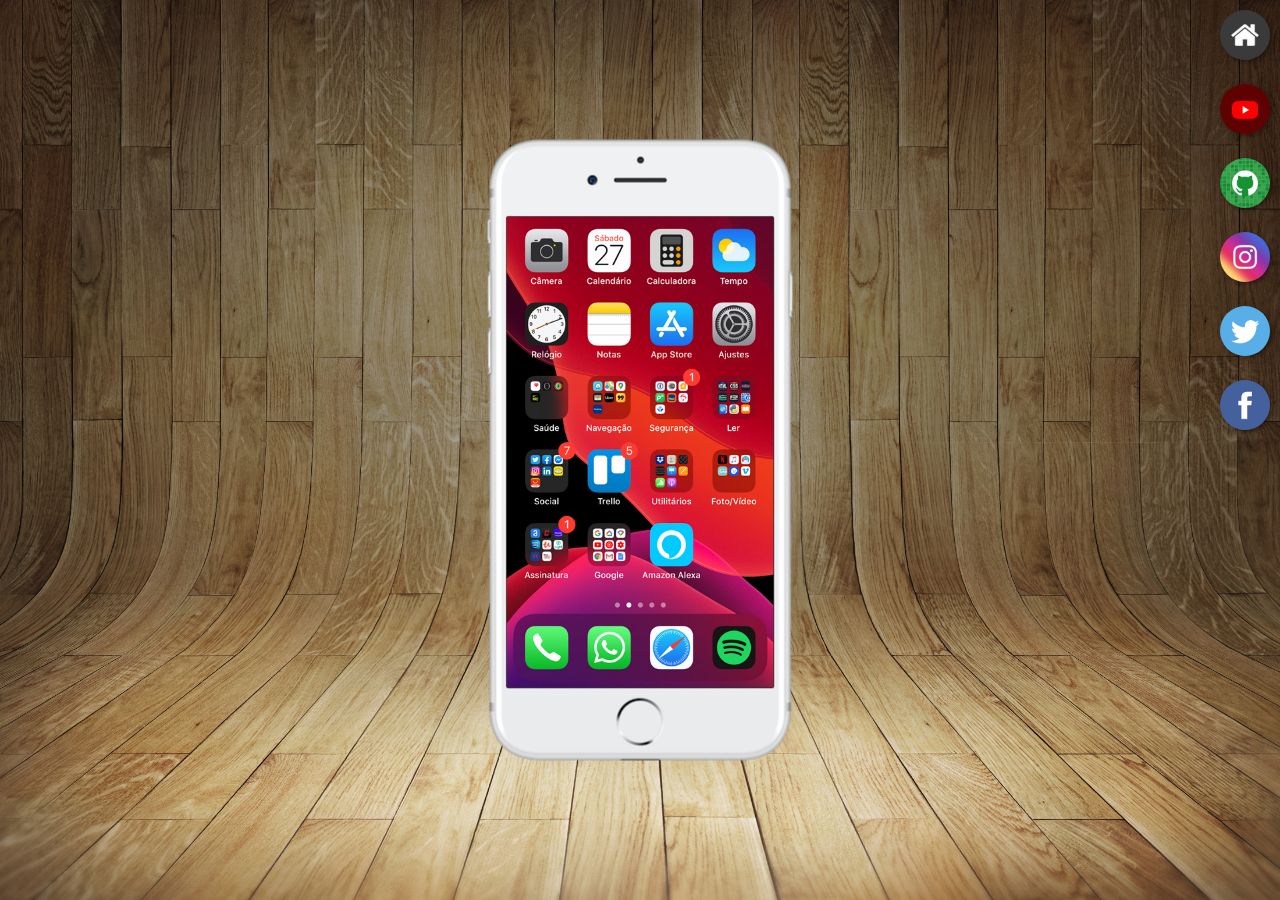
<file: index.html>
<!DOCTYPE html>
<html lang="pt-br">
<head>
    <meta charset="UTF-8">
    <meta http-equiv="X-UA-Compatible" content="IE=edge">
    <meta name="viewport" content="width=device-width, initial-scale=1.0">
    <title>Projeto redes socias</title>
    <link rel="shortcut icon" href="favicon.ico" type="image/x-icon">
    <link rel="stylesheet" href="estilos/style.css">
</head>
<body>
    <main>
        <section id="telefone">
            <iframe src="home.html" name="tela" id="tela" frameborder="0">
                Seu navegador não é compatível com isso.
            </iframe>
        </section>
        <section id="redes-sociais">
            <a href="home.html" target="tela"><img src="imagens/logo-home.jpg" alt=""></a><br>
            <a href="youtube.html" target="tela"><img src="imagens/logo-youtube.jpg" alt=""></a><br>
            <a href="github.html" target="tela"><img src="imagens/logo-github.jpg" alt=""></a><br>
            <a href="instagram.html" target="tela"><img src="imagens/logo-instagram.jpg" alt=""></a><br>
            <a href="twitter.html" target="tela"><img src="imagens/logo-twitter.jpg" alt=""></a><br>
            <a href="facebook.html" target="tela"><img src="imagens/logo-facebook.jpg" alt=""></a><br>
        </section>
    </main>
</body>
</html>
</file>
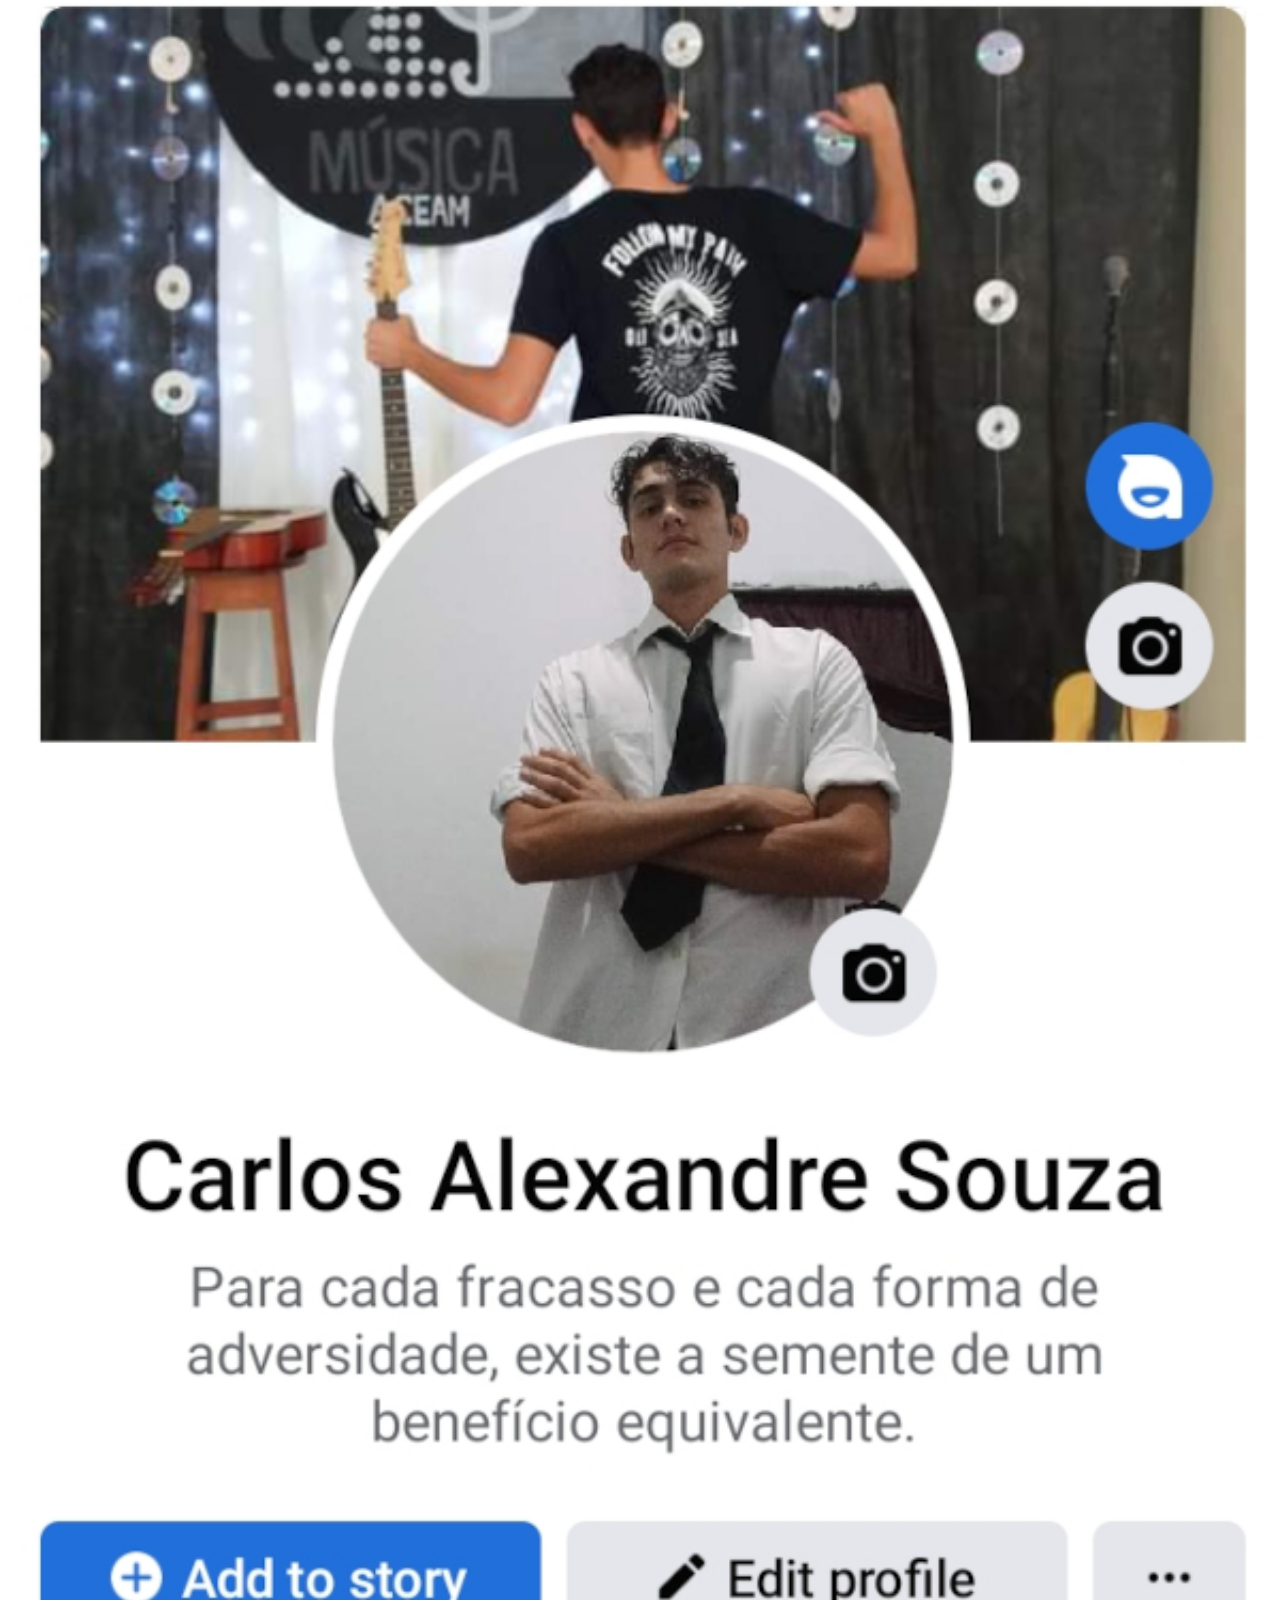
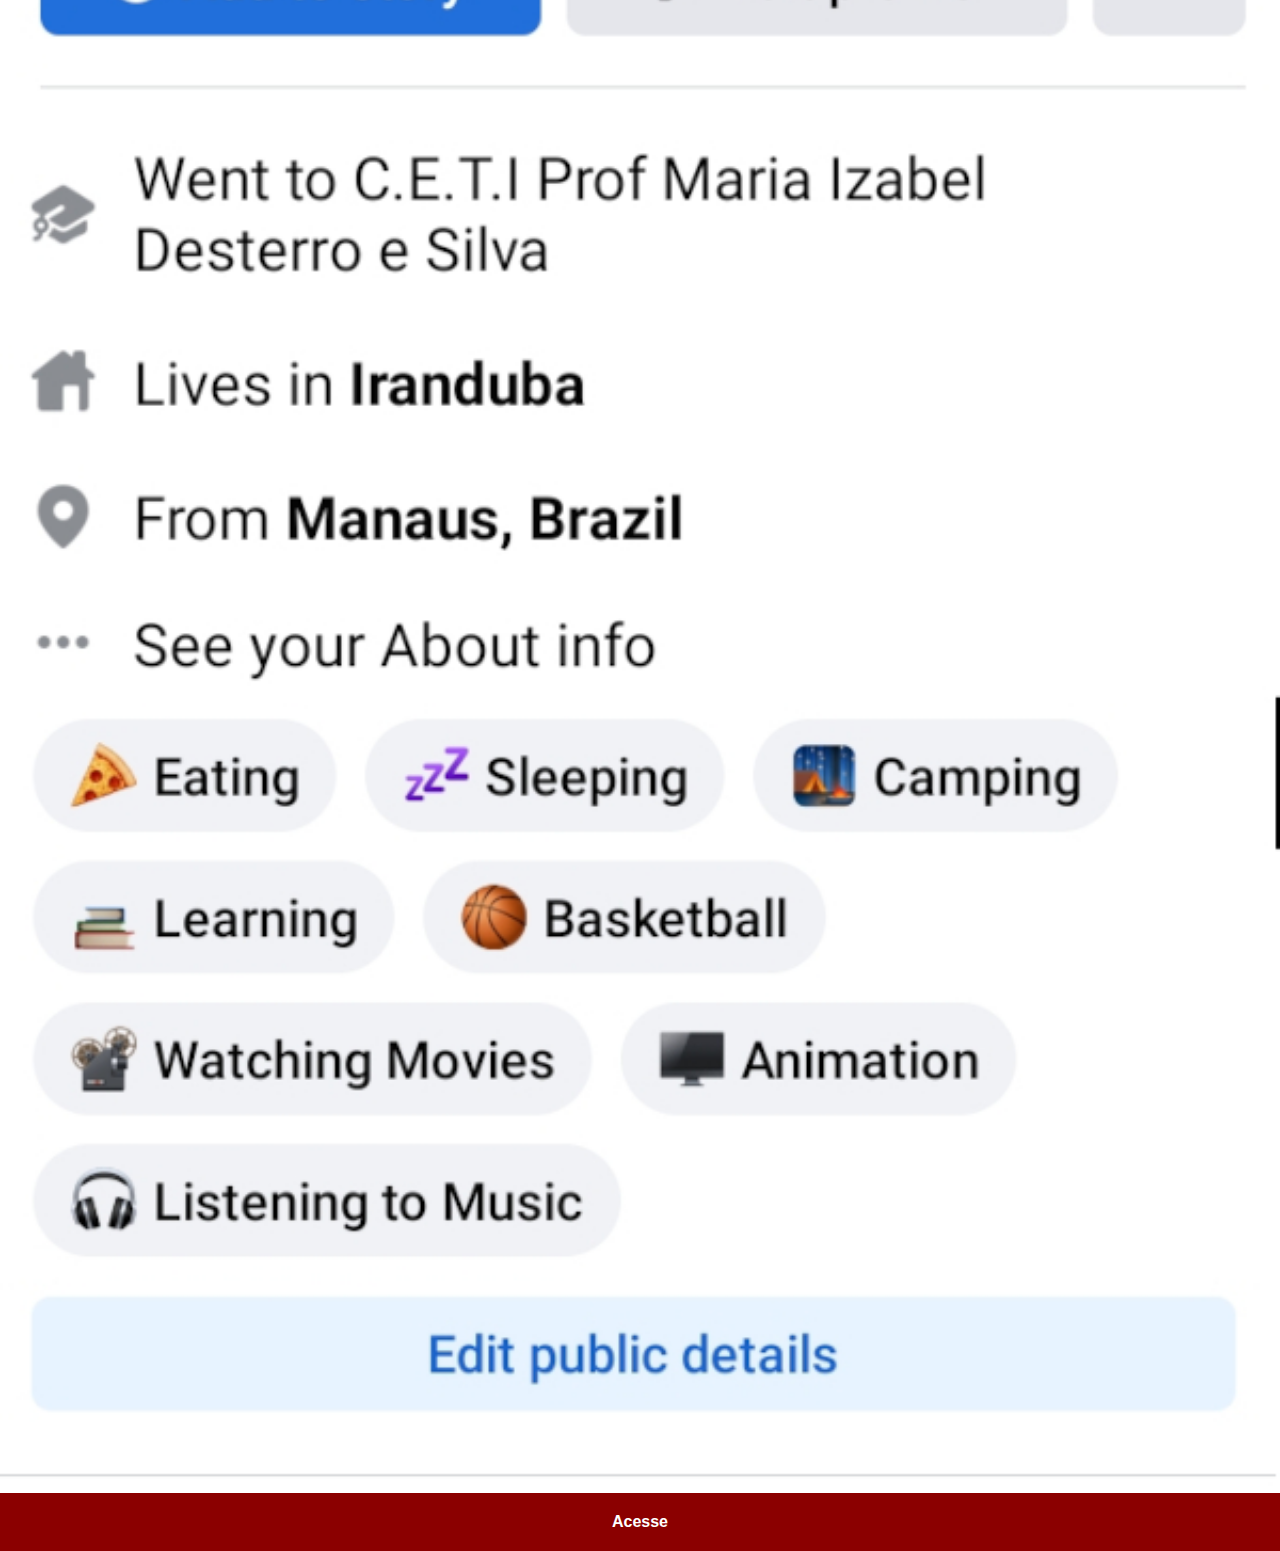
<file: facebook.html>
<!DOCTYPE html>
<html lang="pt-br">
<head>
    <meta charset="UTF-8">
    <meta http-equiv="X-UA-Compatible" content="IE=edge">
    <meta name="viewport" content="width=device-width, initial-scale=1.0">
    <title>Facebook</title>
    <link rel="stylesheet" href="estilos/social.css">
</head>
<body>
    <img src="imagens/facebook-carlos.jpg" alt="Facebook">
    <a href="https://www.facebook.com/profile.php?id=100069785965882" target="_blank">Acesse</a>
</body>
</html>
</file>
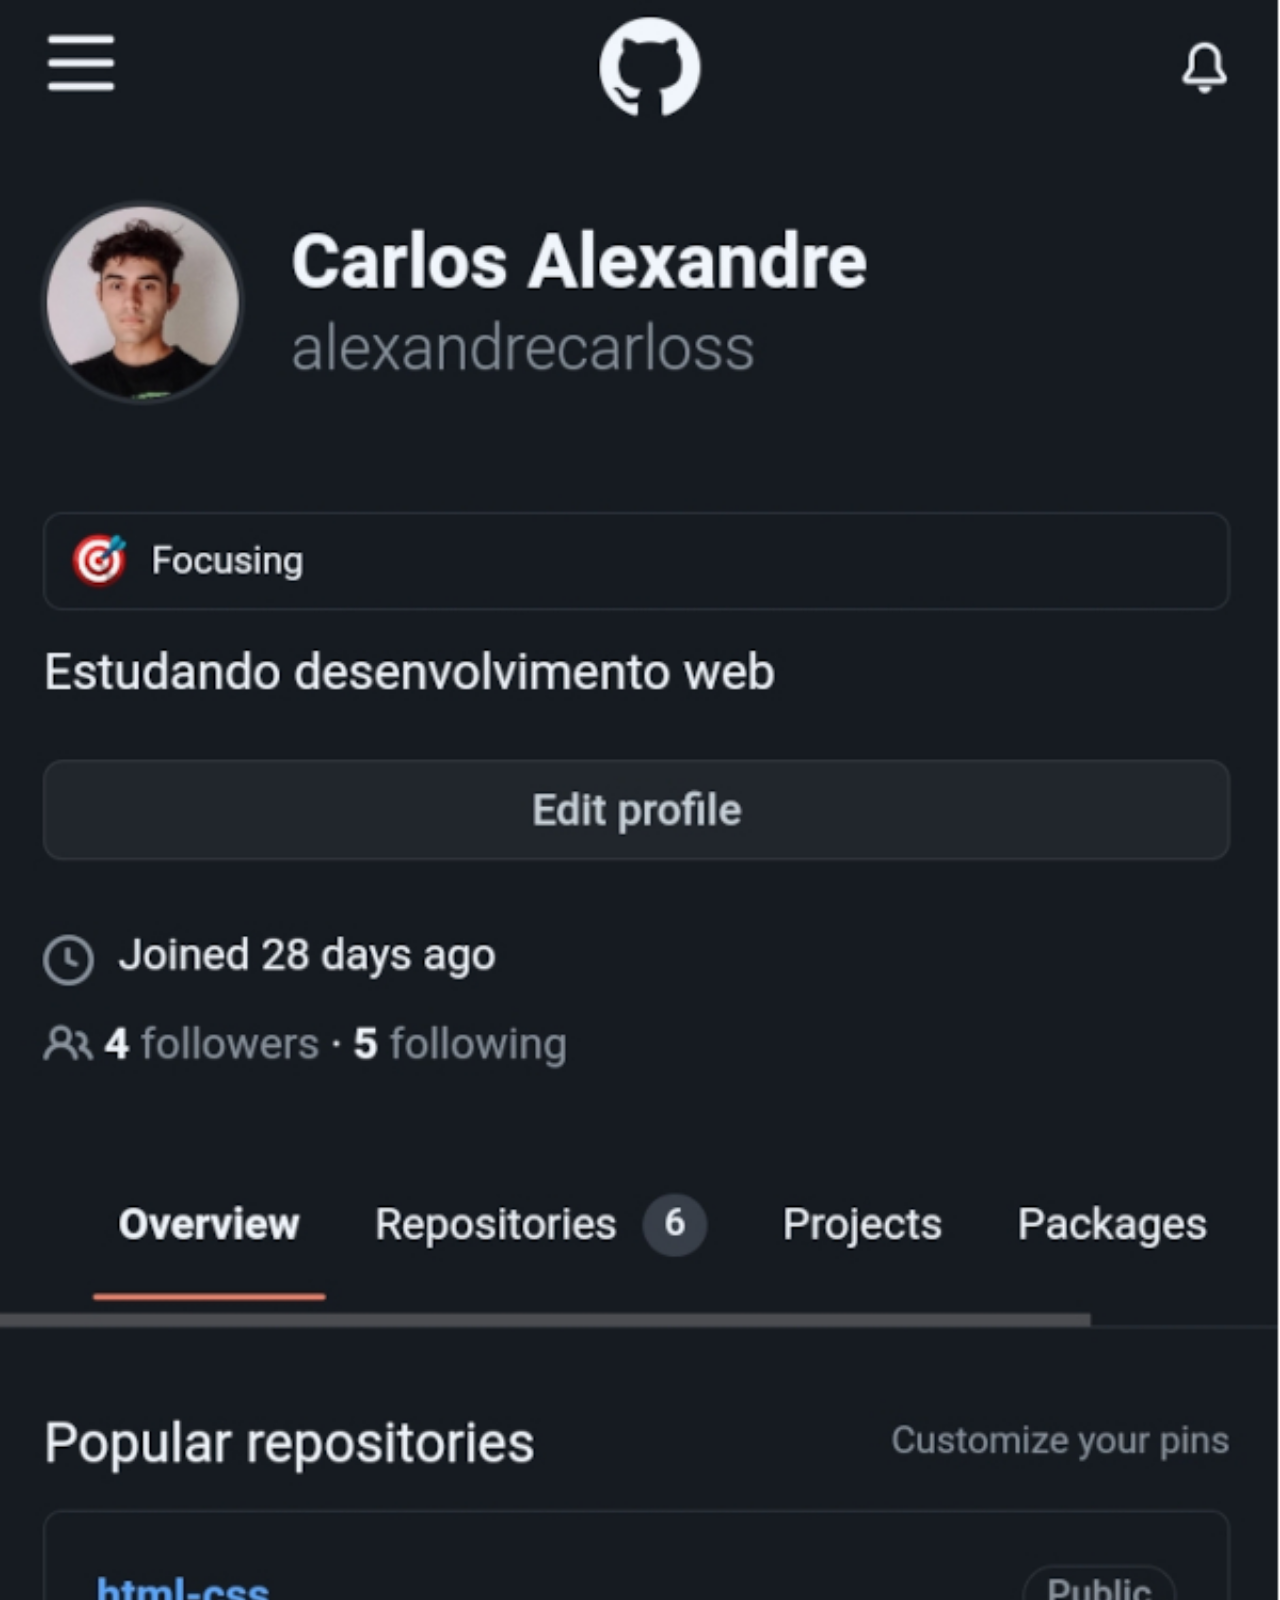
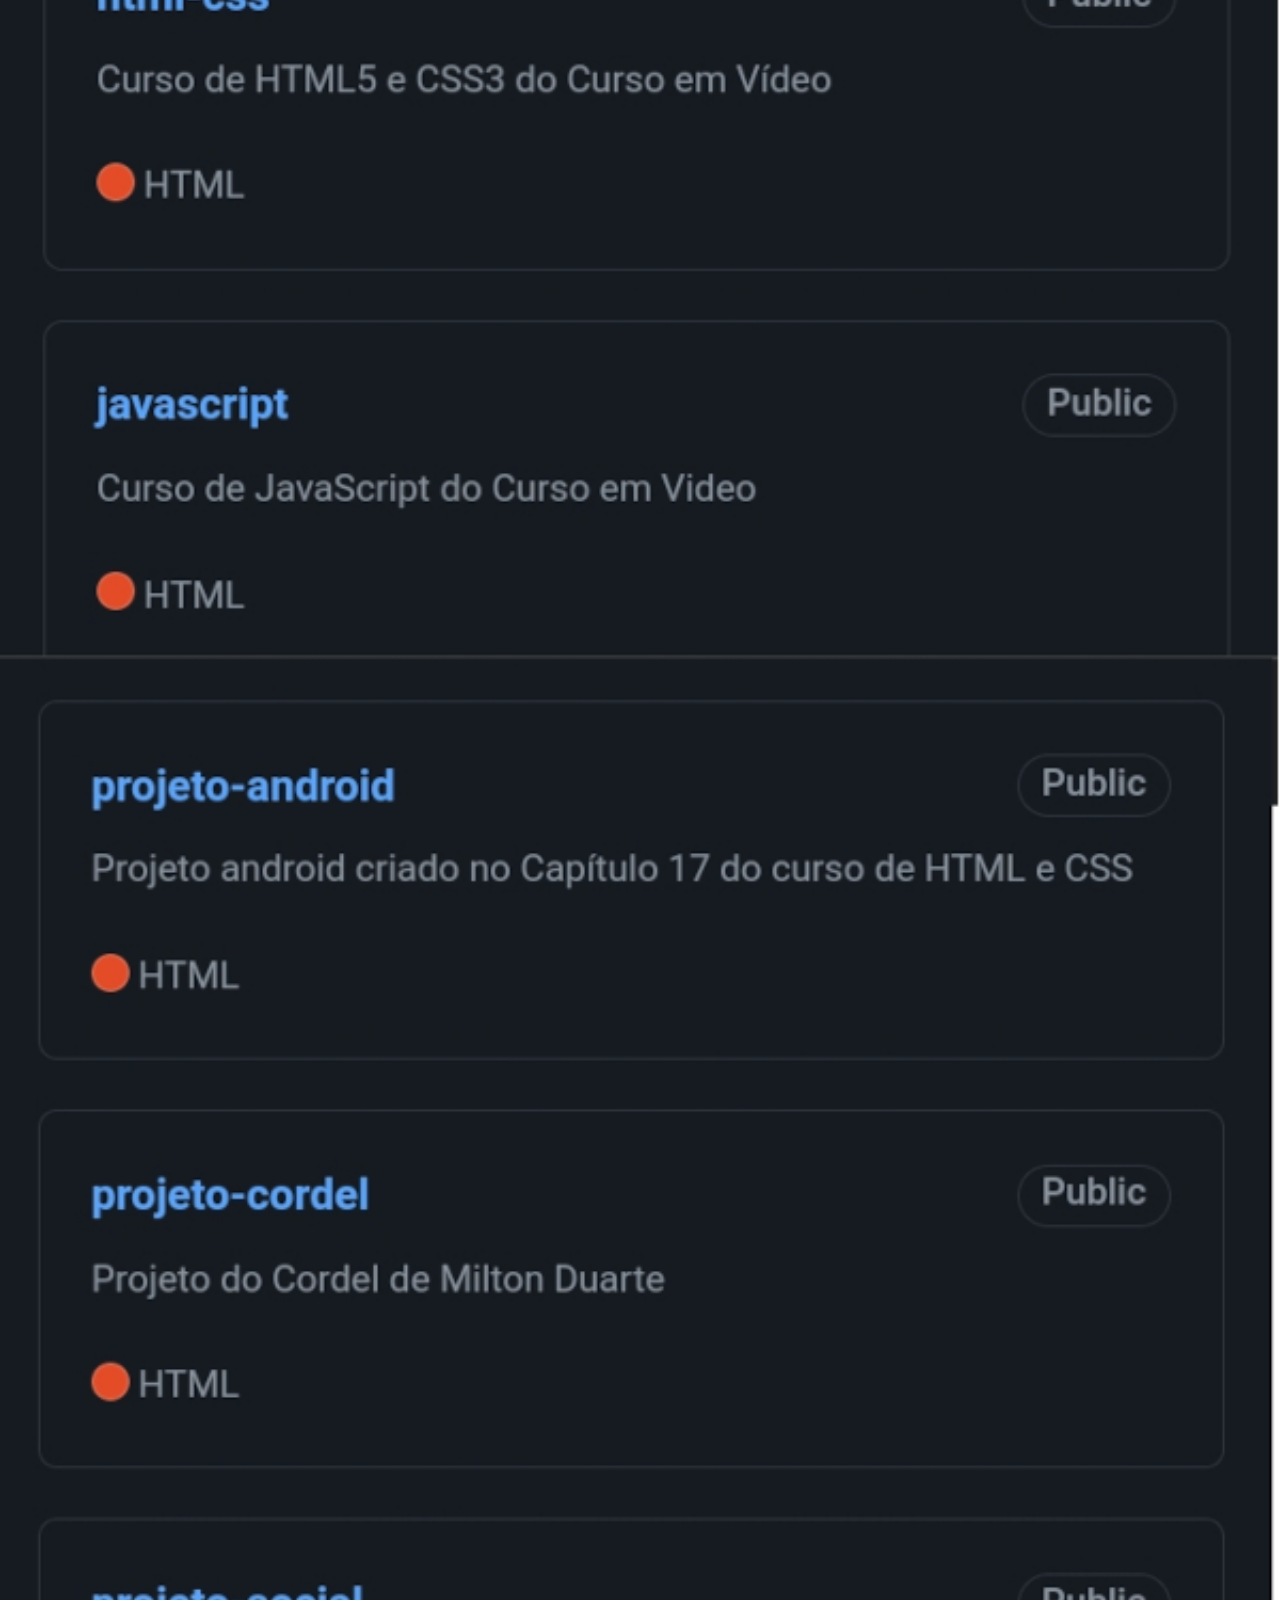
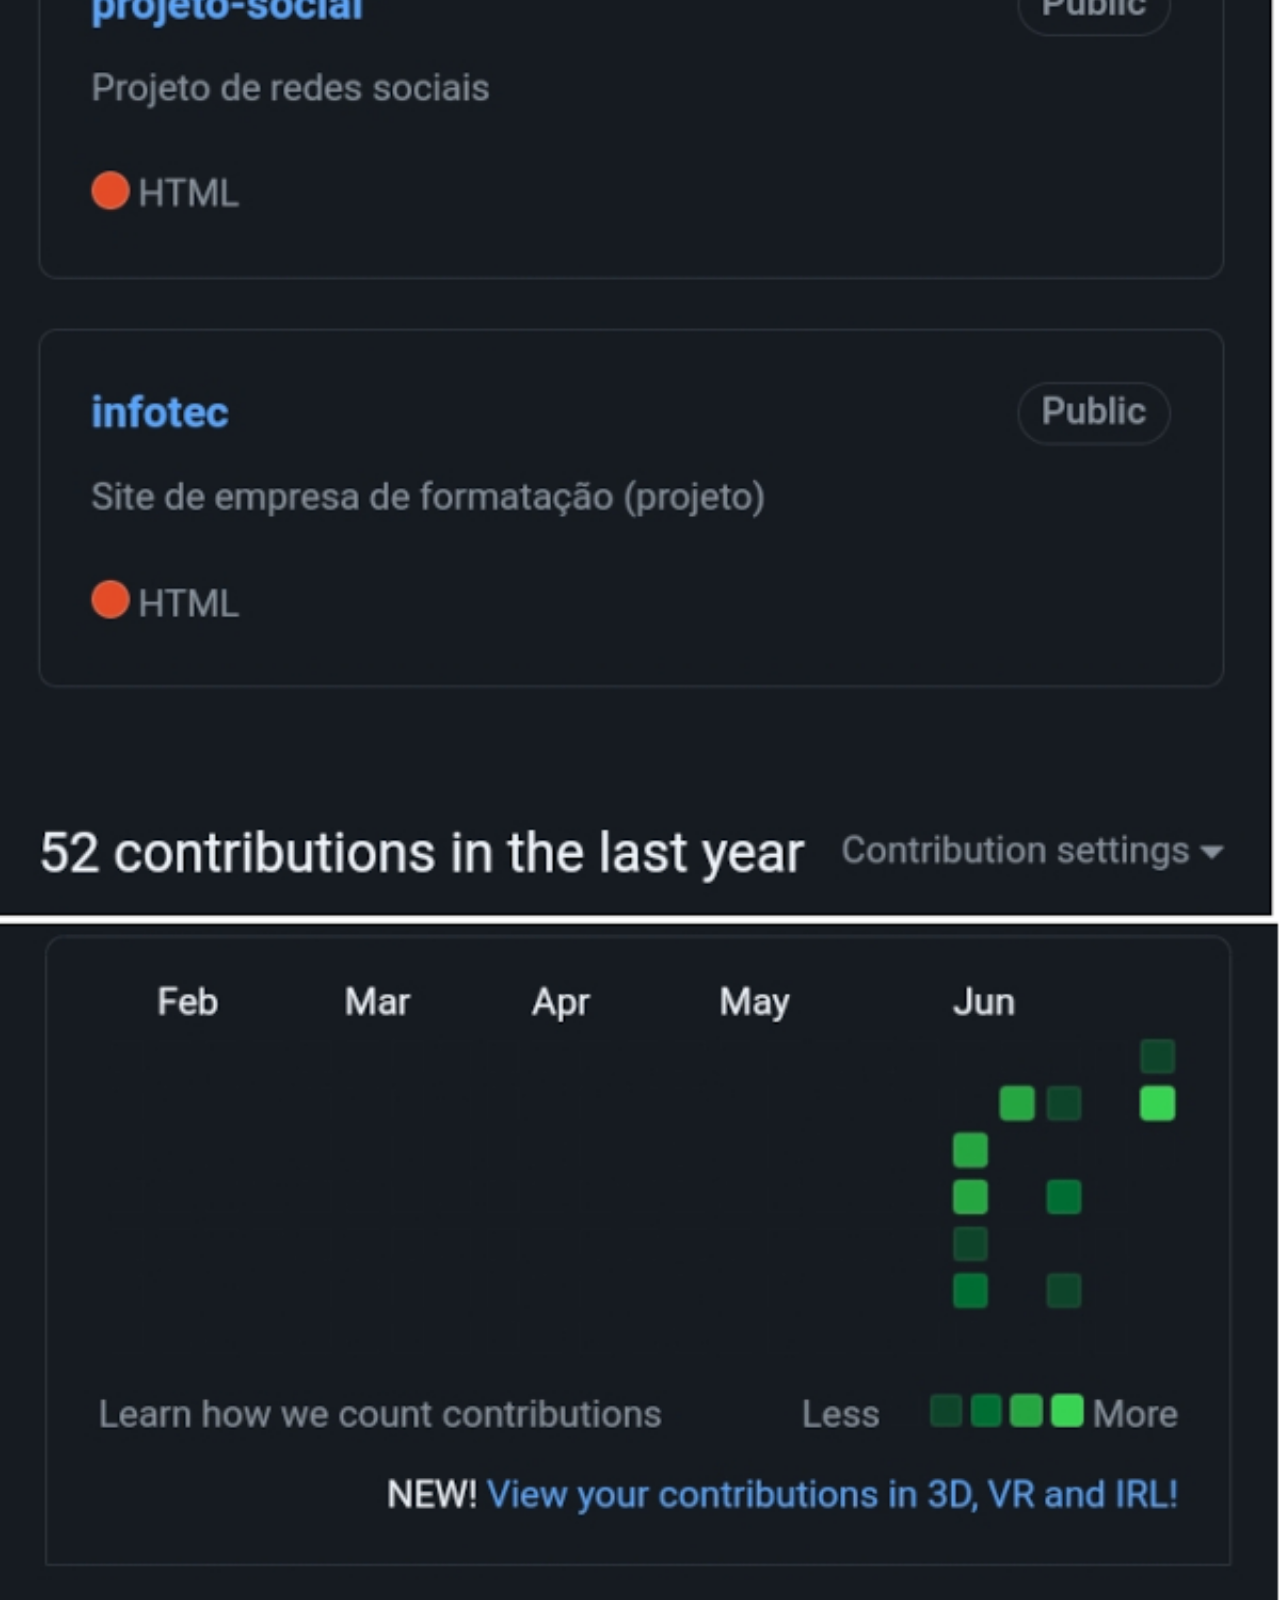
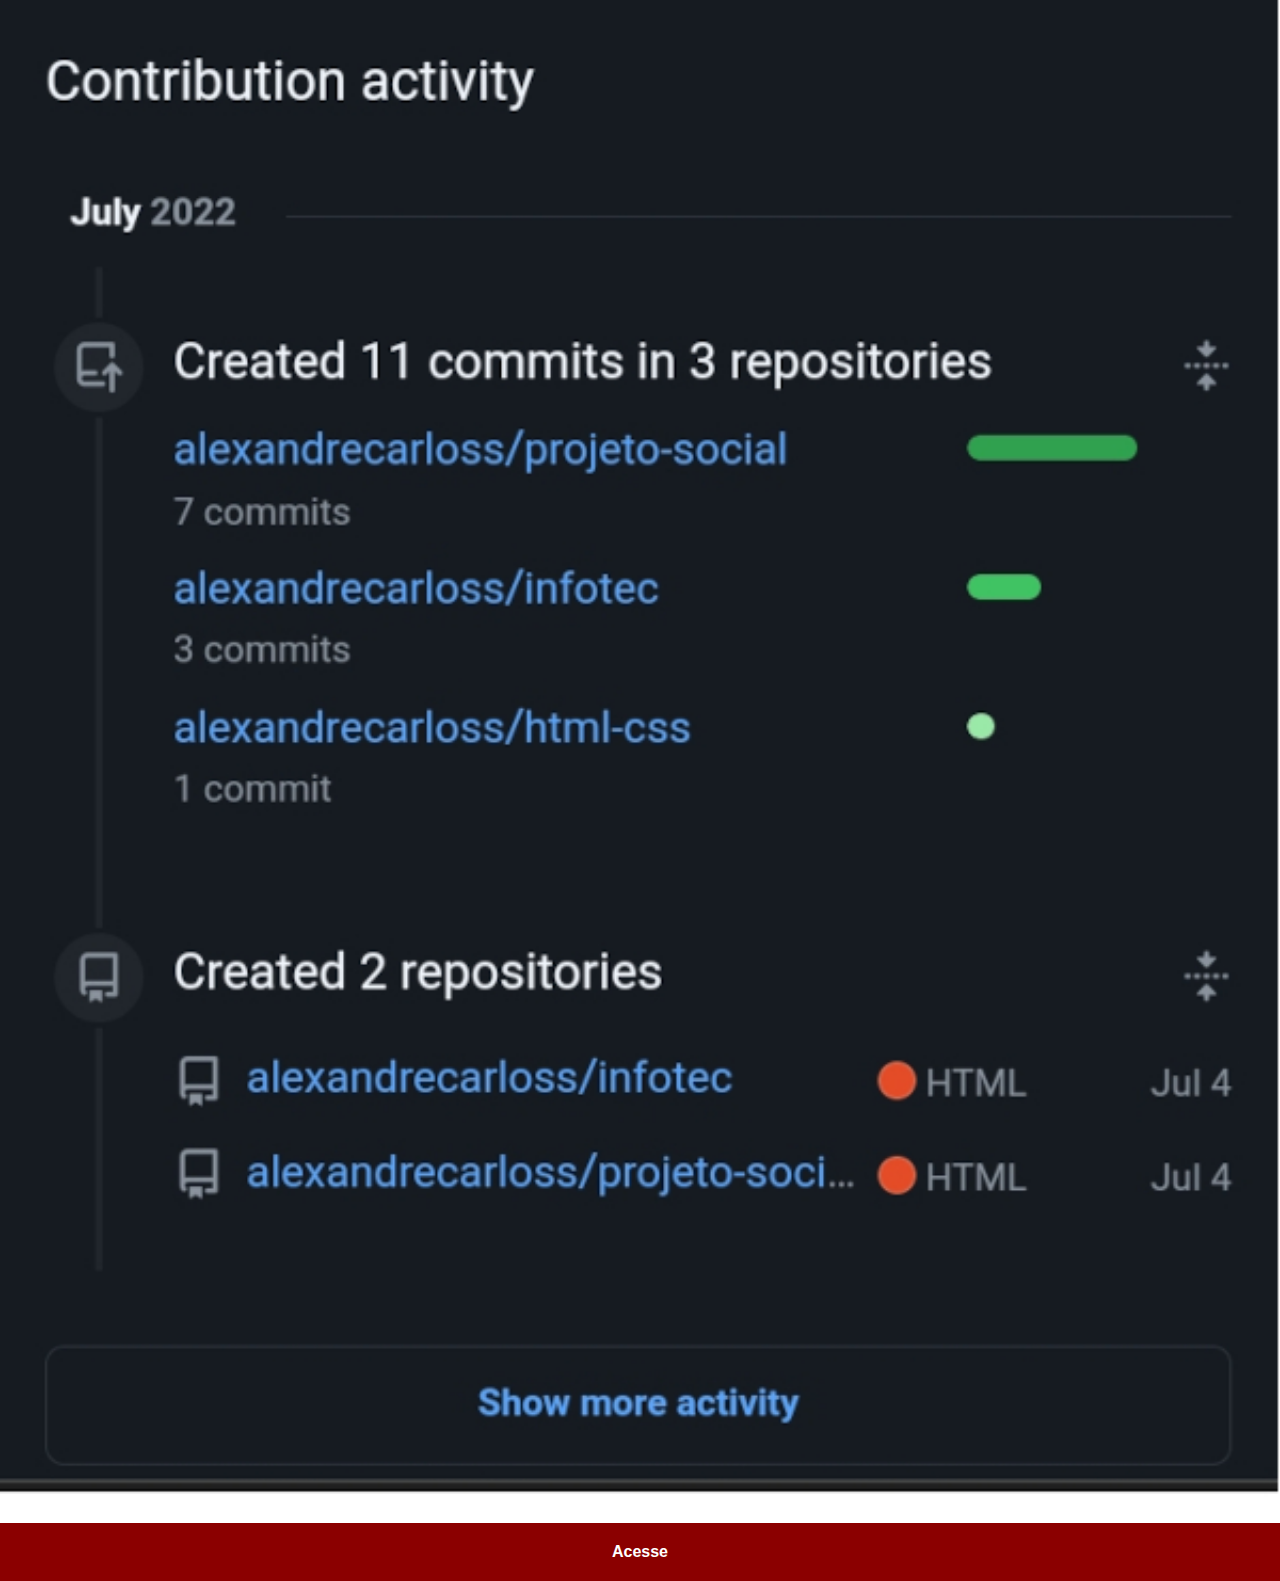
<file: github.html>
<!DOCTYPE html>
<html lang="en">
<head>
    <meta charset="UTF-8">
    <meta http-equiv="X-UA-Compatible" content="IE=edge">
    <meta name="viewport" content="width=device-width, initial-scale=1.0">
    <title>Document</title>
    <link rel="stylesheet" href="estilos/social.css">
</head>
<body>
    <img src="imagens/carlos-git.jpg" alt="GitHub">
    <a href="https://github.com/alexandrecarloss" target="_blank">Acesse</a>
</body>
</html>
</file>
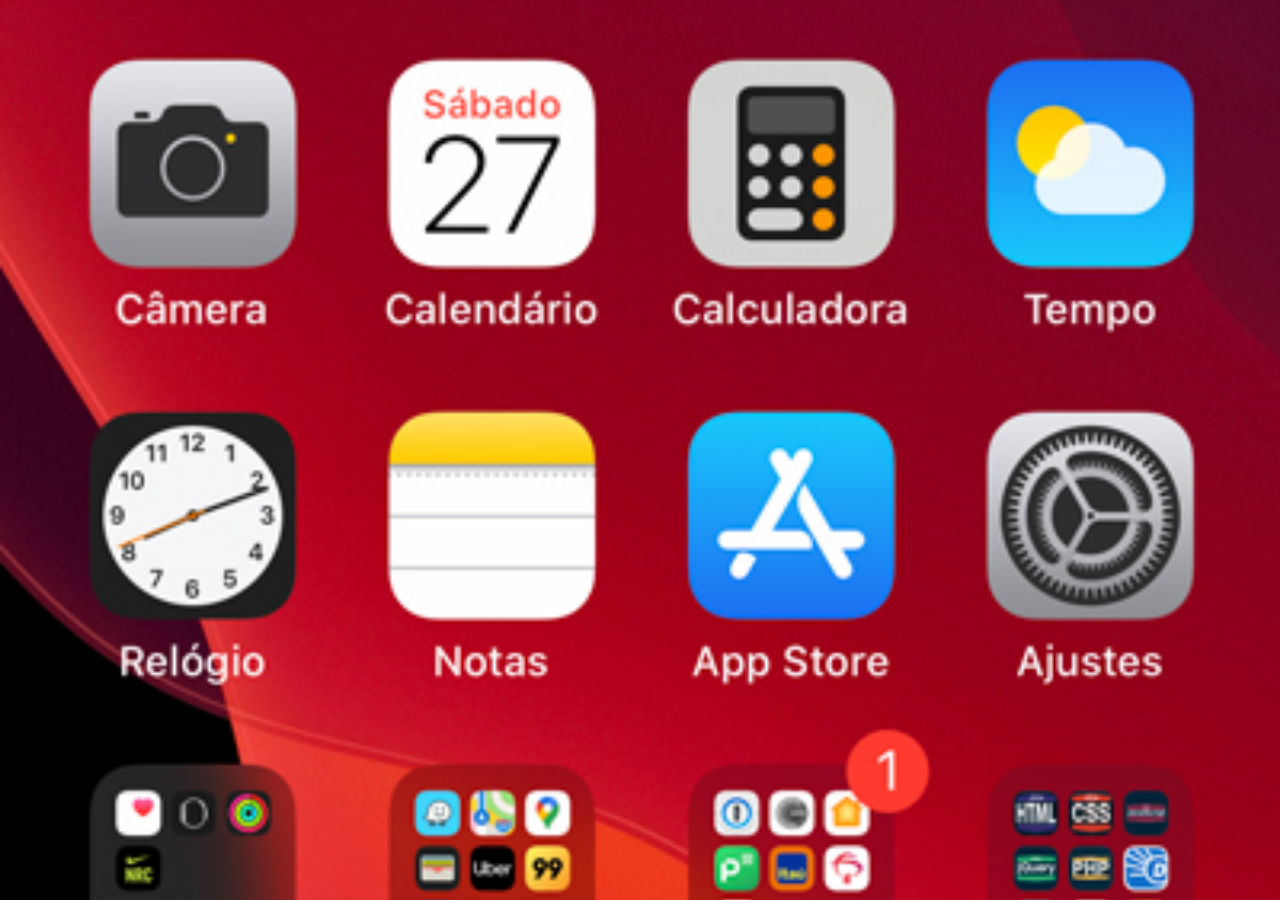
<file: home.html>
<!DOCTYPE html>
<html lang="pt-br">
<head>
    <meta charset="UTF-8">
    <meta http-equiv="X-UA-Compatible" content="IE=edge">
    <meta name="viewport" content="width=device-width, initial-scale=1.0">
    <title>Home</title>
    <style>
        *{
            margin: 0px;
            padding: 0px;
        }

        body {
            width: 100vw;
            height: 100vh;
            background: black url('imagens/tela-home.jpg') no-repeat top center;
            background-size: cover; 
        }
    </style>
</head>
<body>
    
</body>
</html>
</file>
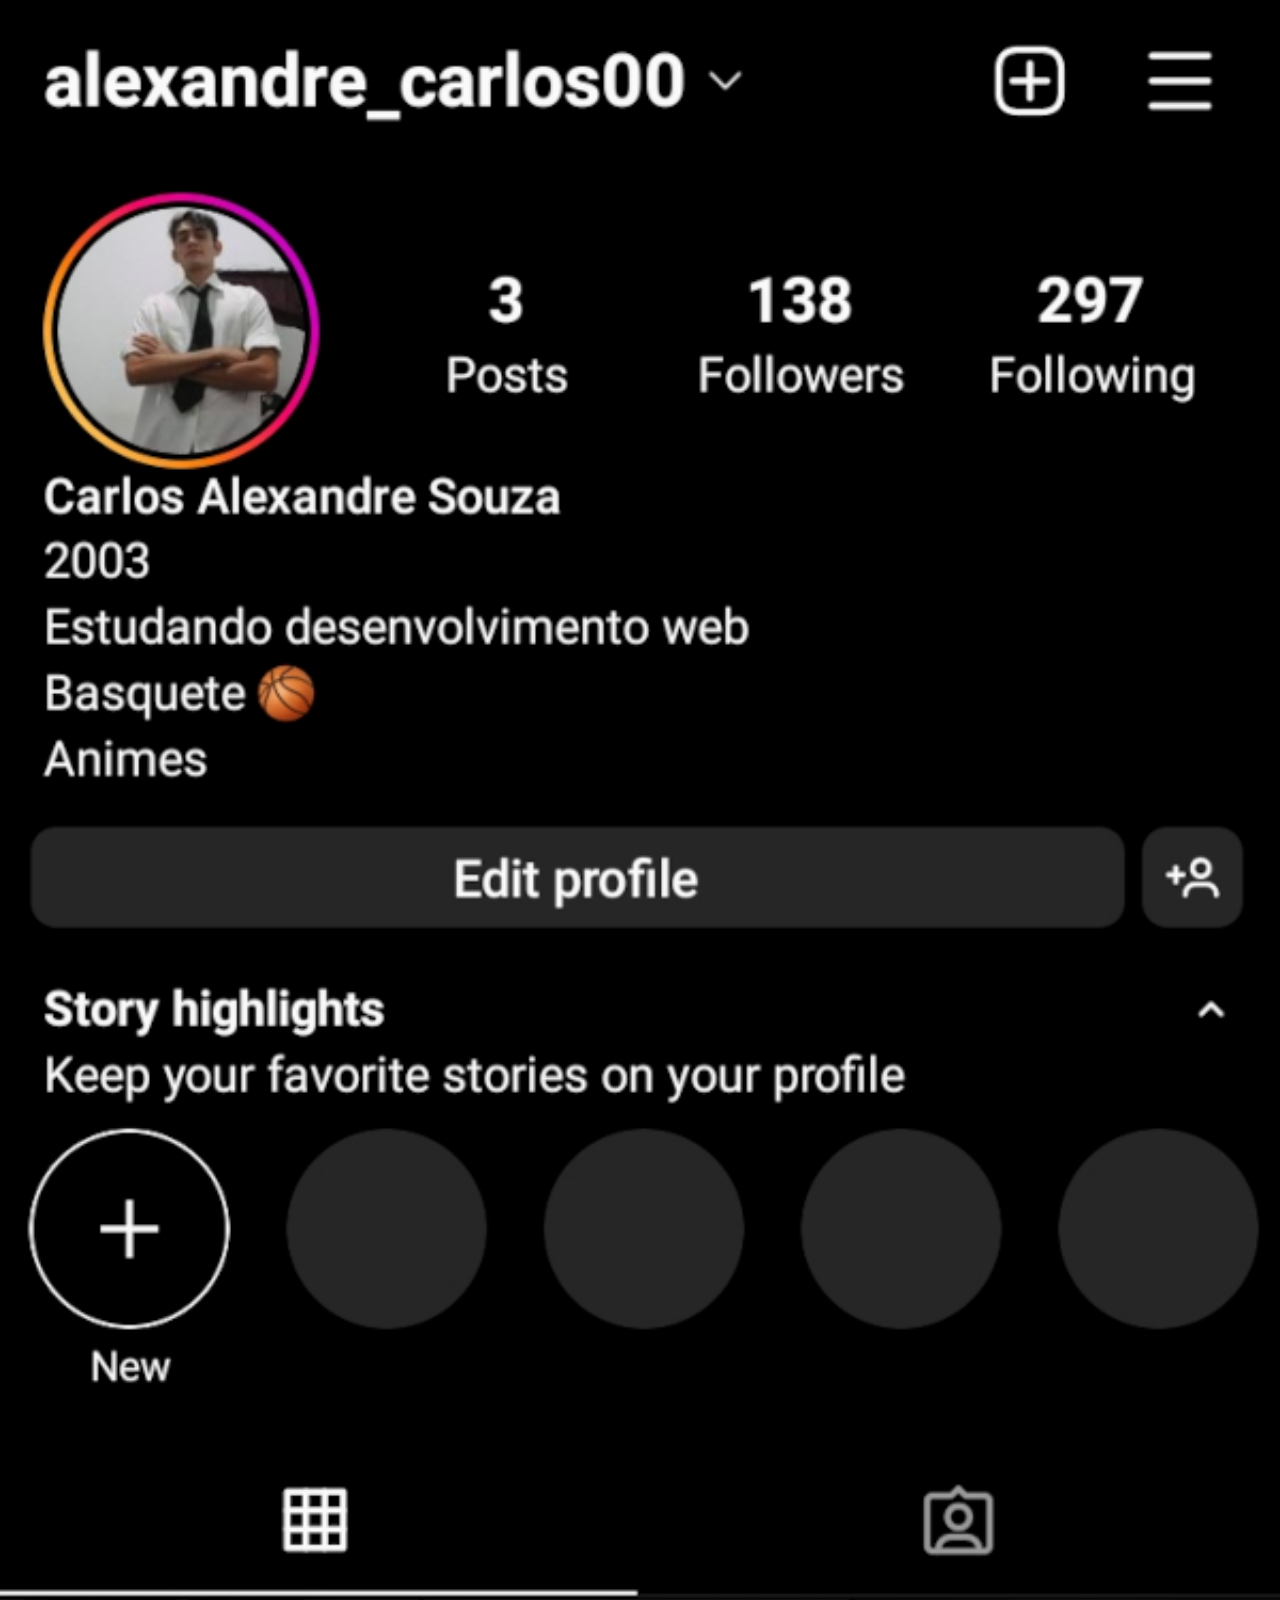
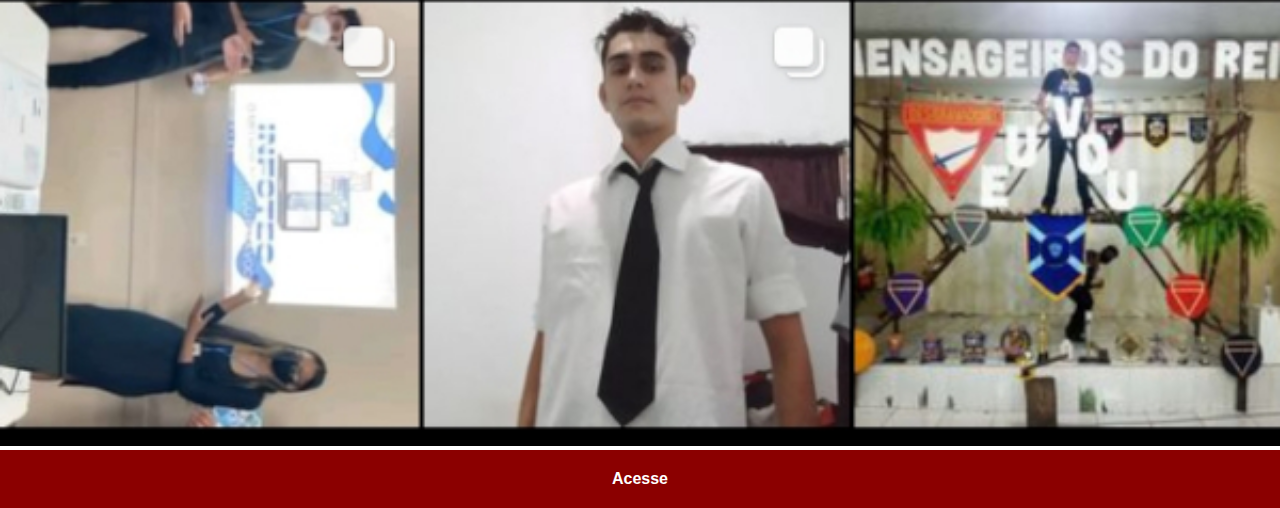
<file: instagram.html>
<!DOCTYPE html>
<html lang="en">
<head>
    <meta charset="UTF-8">
    <meta http-equiv="X-UA-Compatible" content="IE=edge">
    <meta name="viewport" content="width=device-width, initial-scale=1.0">
    <title>Instagram</title>
    <link rel="stylesheet" href="estilos/social.css">
</head>
<body>
    <img src="imagens/instagram-carlos.jpg" alt="Instagram">
    <a href="https://www.instagram.com/alexandre_carlos00/" target="_blank">Acesse</a>
</body>
</html>
</file>
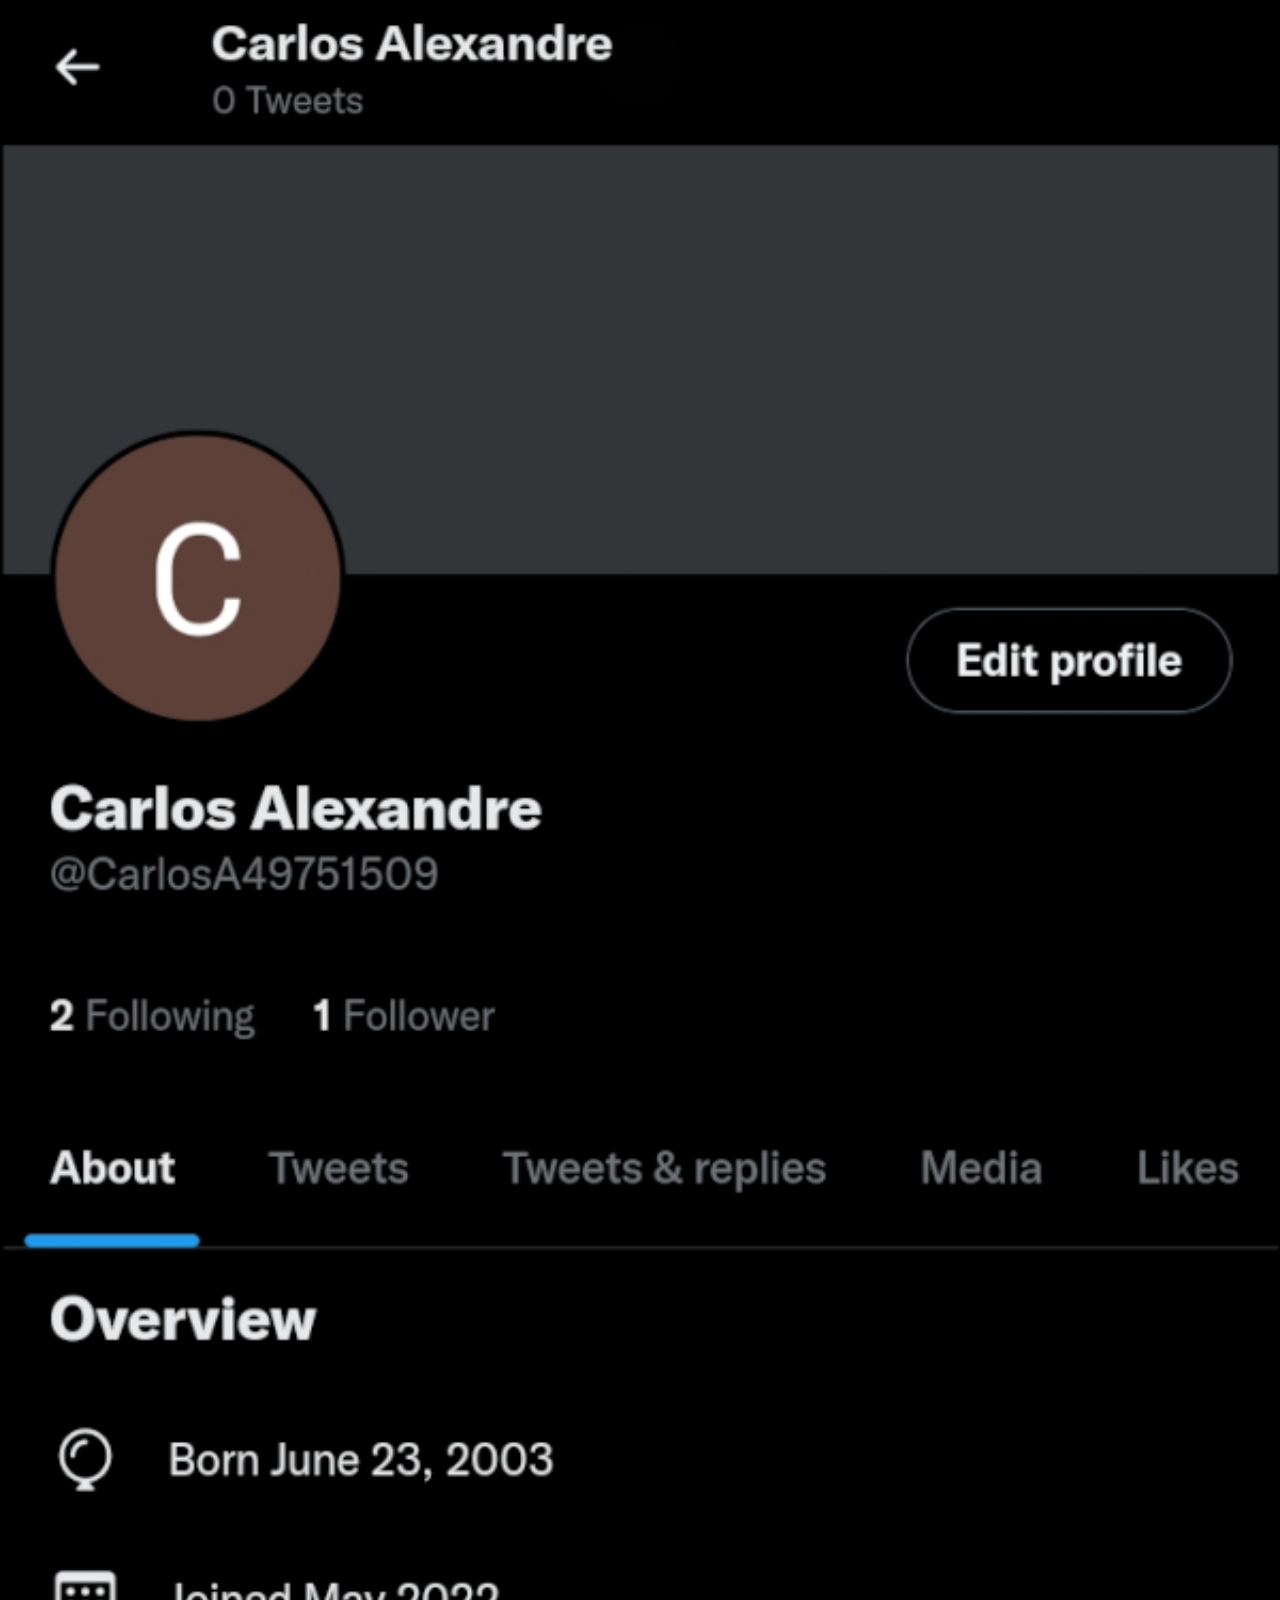
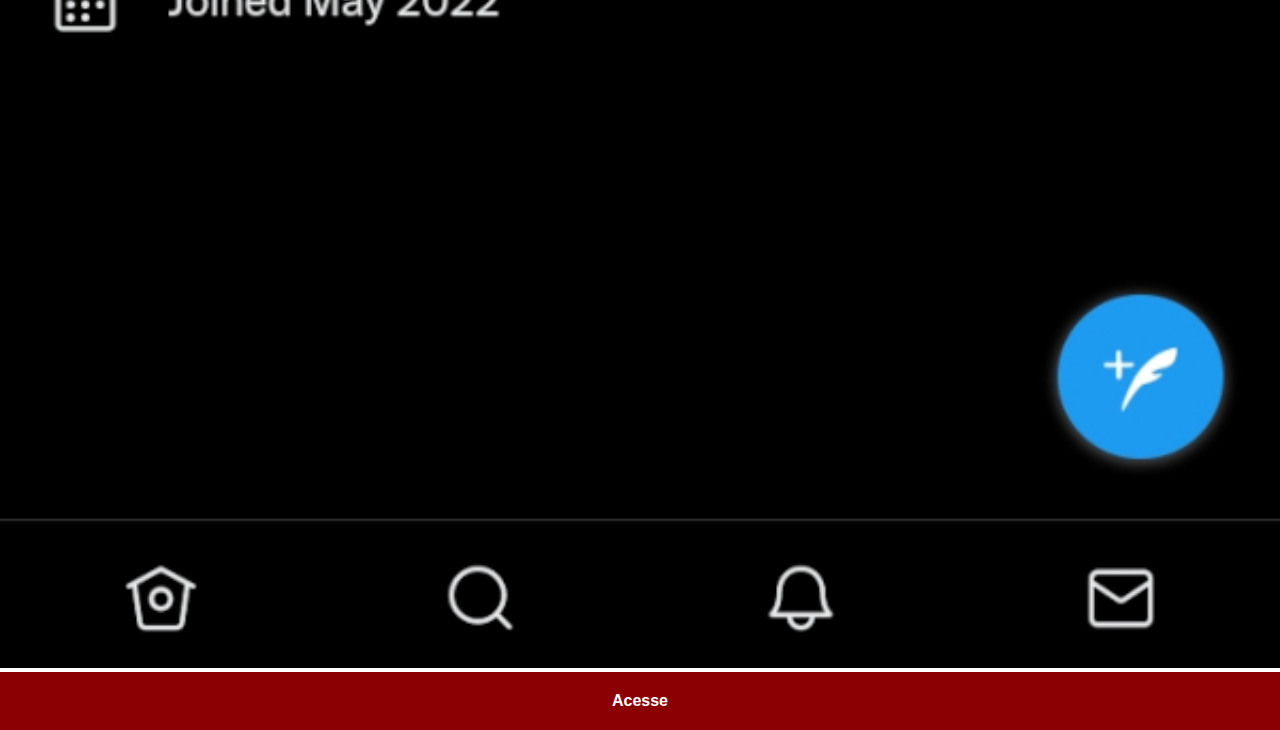
<file: twitter.html>
<!DOCTYPE html>
<html lang="en">
<head>
    <meta charset="UTF-8">
    <meta http-equiv="X-UA-Compatible" content="IE=edge">
    <meta name="viewport" content="width=device-width, initial-scale=1.0">
    <title>Twitter</title>
    <link rel="stylesheet" href="estilos/social.css">
</head>
<body>
    <img src="imagens/twitter-carlos.jpg" alt="Twitter">
    <a href="https://twitter.com/CarlosA97179097" target="_blank">Acesse</a>
</body>
</html>
</file>
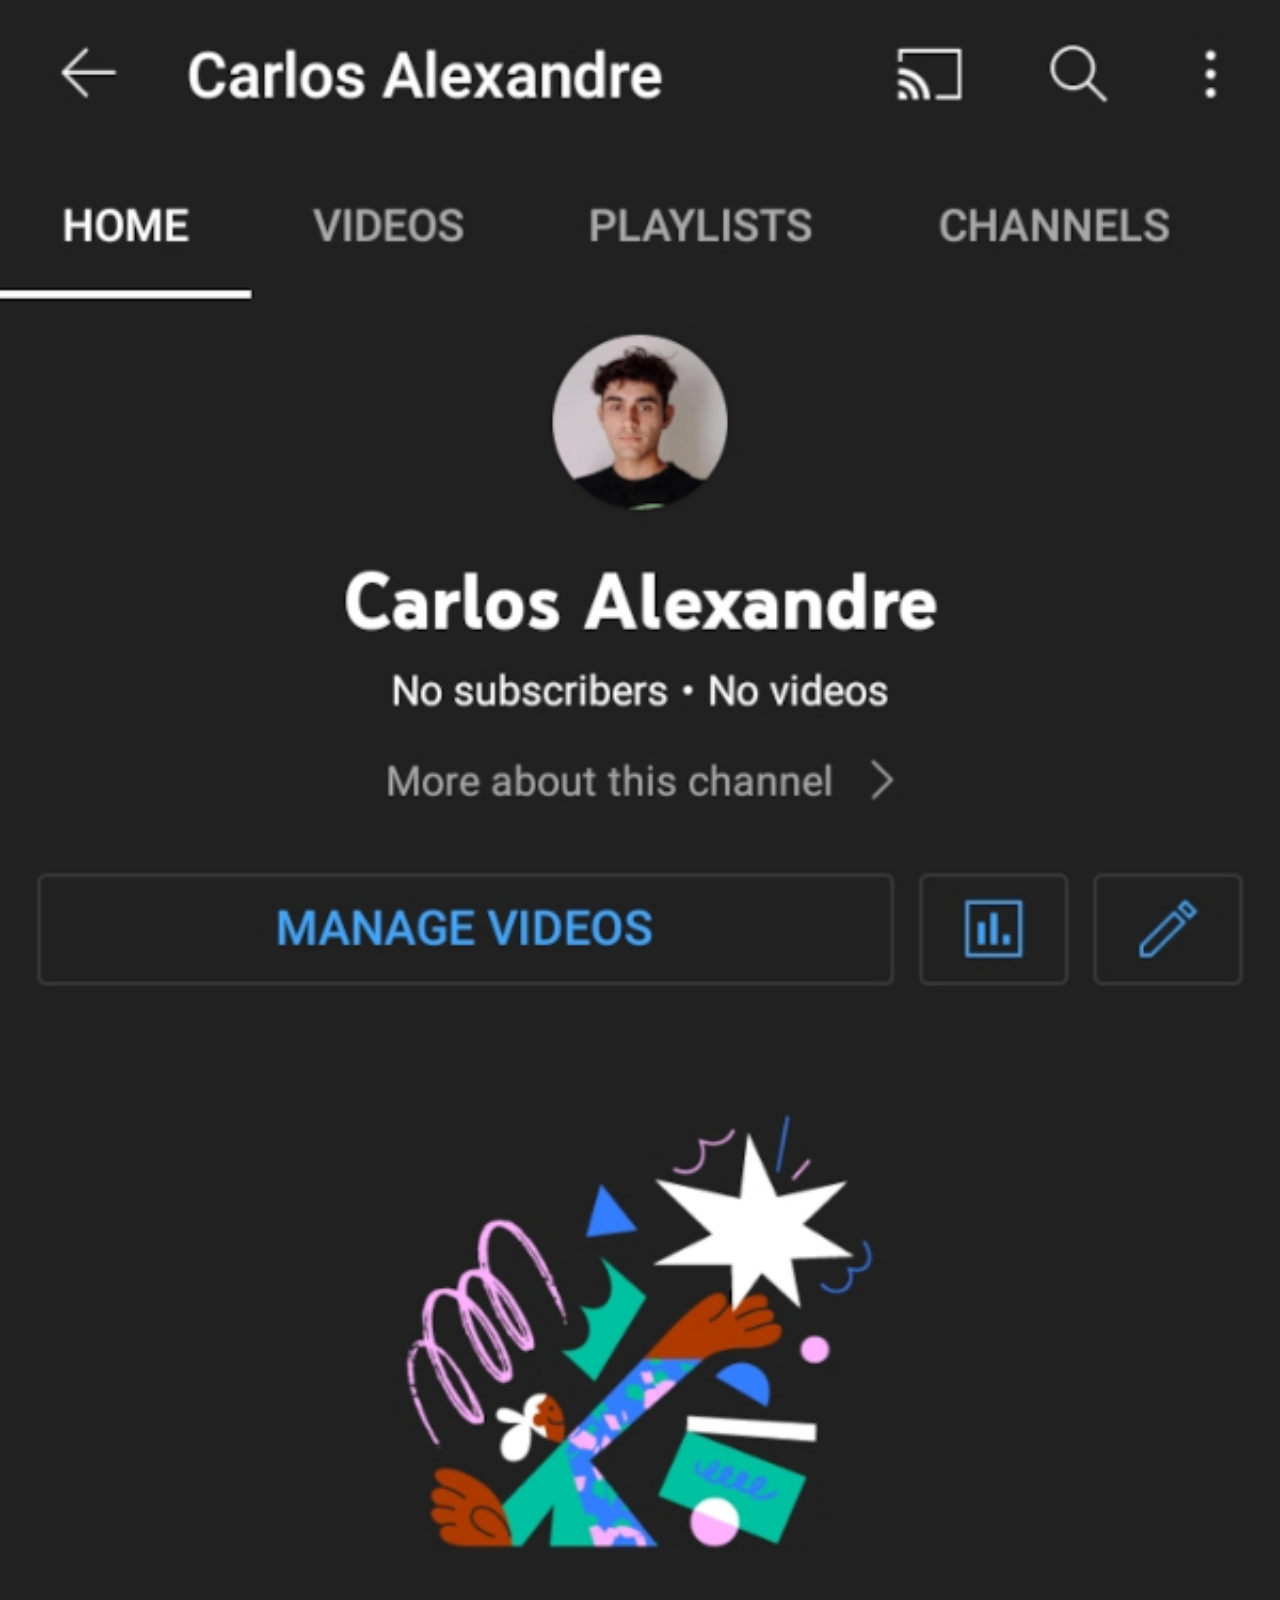
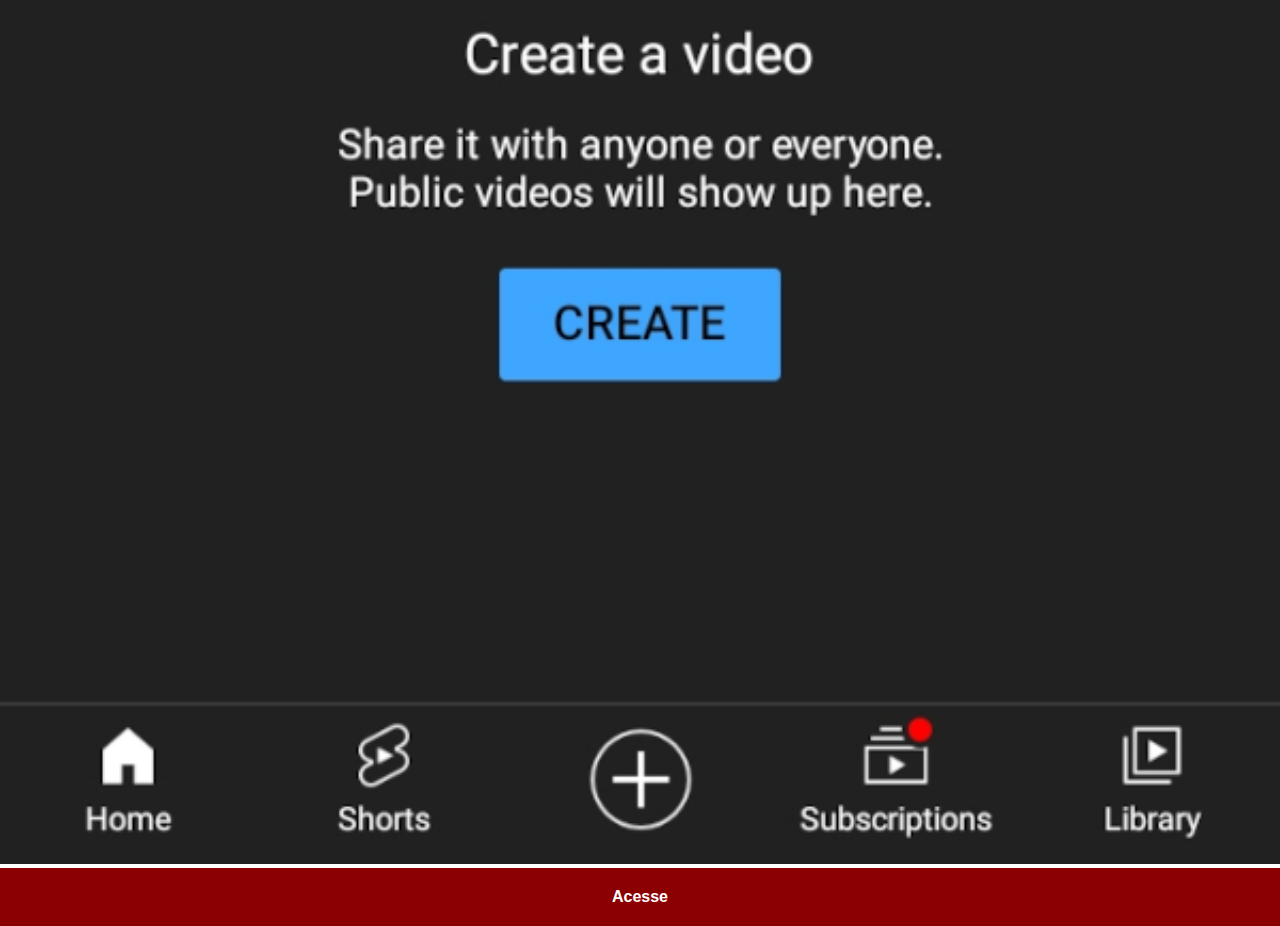
<file: youtube.html>
<!DOCTYPE html>
<html lang="pt-br">
<head>
    <meta charset="UTF-8">
    <meta http-equiv="X-UA-Compatible" content="IE=edge">
    <meta name="viewport" content="width=device-width, initial-scale=1.0">
    <title>YouTube</title>
    <link rel="stylesheet" href="estilos/social.css">
</head>
<body>
    <img src="imagens/youtube-carlos.jpg" alt="YouTube">
    <a href="https://www.youtube.com/channel/UCeyPRoLz7TgCcSfWqrM2VkQ" target="_blank">Acesse</a>
</body>
</html>
</file>
<file: estilos/style.css>
@charset "Utf-8";
* {
    margin: 0px;
    padding: 0px;
    font-family: Arial, Helvetica, sans-serif;
}

html, body {
    height: 100vh;
    width: 100vw;
    background-color: black;
}

body{
    background: url('../imagens/fundo-madeira.jpg') no-repeat top center;
    background-size: cover;
    background-attachment: fixed;
}

main {
    position: relative;
    height: 100vh;
}

section#telefone {
    position: absolute;
    top: 50%;
    left: 50%;
    transform: translate(-50%, -50%);

    height: 627px;
    width: 311px;
    background: url('../imagens/frame-iphone.png') no-repeat;
}

iframe#tela {
    position: relative;
     top: 80px;
    left: 22px;
    width: 267px;
    height: 471px; 
    
}

section#redes-sociais img{
    width: 50px;
    margin: 10px;
    border-radius: 50%;
    box-shadow: 2px 2px 5px rgba(0, 0, 0, 0.400);
    box-sizing: border-box; 
}

section#redes-sociais {
    text-align: right;
}

section#redes-sociais img:hover {
    border: 2px solid rgba(255, 255, 255, 0.6);
    transform: translate(-3px, -3px);
    box-shadow: 5px 5px 5px rgba(0, 0, 0, 0.6);
    transition: transform 0.3s, border 1s; 
}
</file>
<file: estilos/social.css>
@charset "UTF-8";

* {
    margin: 0px;
    padding: 0px;
    font-family: Arial, Helvetica, sans-serif;
}

::-webkit-scrollbar{
    width: 0px;
    height: 0px;
}

img {
    width: 100vw;
}

a{
    display: block;
    background-color: darkred;
    color: white;
    padding: 20px;
    text-align: center;
    font-weight: bolder;
    text-decoration: none;
}
a:hover{
    background-color: red;
}
</file>
